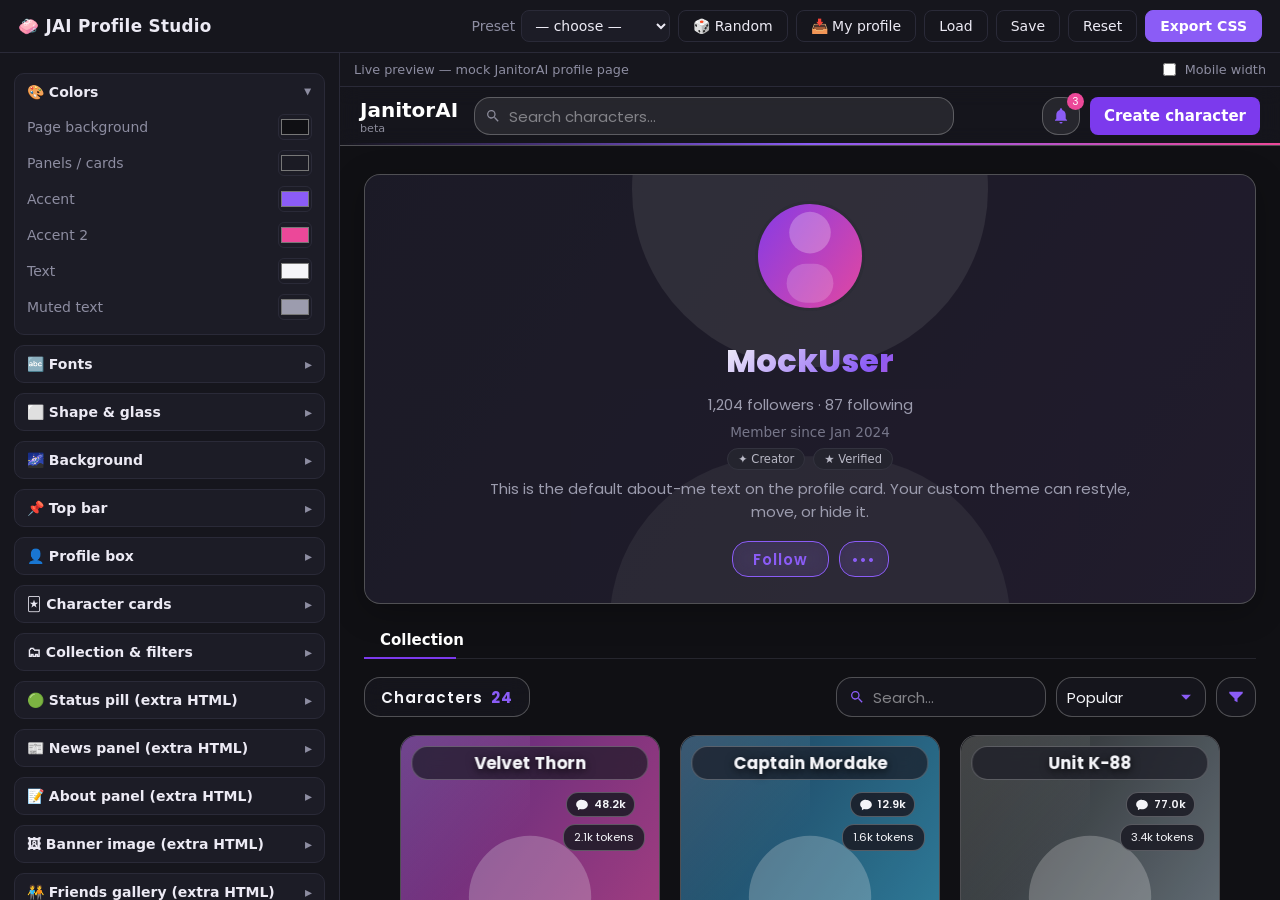
<file: css/index.html>
<!doctype html>
<html lang="en">
<head>
<meta charset="utf-8">
<meta name="viewport" content="width=device-width, initial-scale=1">
<title>JAI Profile Studio</title>
<link rel="stylesheet" href="studio.css">
</head>
<body>
  <header class="app-header">
    <div class="app-title">🧼 JAI Profile Studio</div>
    <div class="app-header-controls">
      <label class="preset-label">Preset
        <select id="preset-select">
          <option value="">— choose —</option>
        </select>
      </label>
      <button id="btn-random" class="ghost" title="Randomize the visual settings">🎲 Random</button>
      <button id="btn-import" class="ghost" title="Import your real JanitorAI profile via bookmarklet">📥 My profile</button>
      <button id="btn-load" class="ghost" title="Load a saved theme JSON">Load</button>
      <button id="btn-save" class="ghost" title="Download theme as JSON">Save</button>
      <button id="btn-reset" class="ghost" title="Reset to defaults">Reset</button>
      <button id="btn-export" class="primary">Export CSS</button>
    </div>
  </header>

  <main class="app-main">
    <aside id="controls" class="controls-panel"><!-- built by studio.js --></aside>
    <section class="preview-panel">
      <div class="preview-toolbar">
        <span>Live preview — mock JanitorAI profile page</span>
        <label class="mobile-toggle"><input type="checkbox" id="mobile-preview"> Mobile width</label>
      </div>
      <iframe id="preview" title="Profile preview"></iframe>
    </section>
  </main>

  <dialog id="export-dialog">
    <div class="dialog-head">
      <h2>Export</h2>
      <button id="dialog-close" class="ghost">✕</button>
    </div>
    <p class="dialog-hint">
      Paste this whole block into your JanitorAI profile's <b>custom CSS</b> field
      (Profile → Edit → Custom CSS). It includes the <code>&lt;style&gt;</code> tag and
      any extra HTML blocks your theme uses.
    </p>
    <textarea id="export-output" readonly spellcheck="false"></textarea>
    <div class="dialog-actions">
      <span id="export-stats" class="dialog-stats"></span>
      <button id="btn-copy" class="primary">Copy to clipboard</button>
      <button id="btn-download" class="ghost">Download .css</button>
    </div>
  </dialog>

  <dialog id="import-dialog">
    <div class="dialog-head">
      <h2>Import your JanitorAI profile</h2>
      <button id="import-close" class="ghost">✕</button>
    </div>
    <div class="import-steps">
      <p><b>1.</b> Drag this link into your bookmarks bar:
        <a id="bookmarklet-link" class="bookmarklet" href="#">📋 Grab JAI profile</a>
        <span class="hint">(or right-click → copy link, then add a bookmark and paste it as the URL)</span>
      </p>
      <p><b>2.</b> Open <b>your profile page</b> on janitorai.com and click the bookmark.
        It reads the page you're looking at — name, follower count, member-since, avatar, your bots,
        and any existing custom CSS — and copies it to your clipboard. Nothing is sent anywhere.</p>
      <p><b>3.</b> Paste the result here:</p>
    </div>
    <textarea id="import-input" spellcheck="false" placeholder='{"v":1,"src":"jai-bookmarklet", ...}'></textarea>
    <div id="import-status" class="dialog-stats"></div>
    <div class="dialog-actions">
      <button id="import-clear" class="ghost">Remove imported profile</button>
      <button id="import-savecss" class="ghost" disabled>Backup existing CSS (.css)</button>
      <button id="import-apply" class="primary">Apply to preview</button>
    </div>
  </dialog>

  <input type="file" id="file-input" accept=".json" hidden>

  <script src="preview.js"></script>
  <script src="generator.js"></script>
  <script src="presets.js"></script>
  <script src="studio.js"></script>
</body>
</html>
</file>
<file: css/studio.css>
/* studio.css — styling for the JAI Profile Studio app itself */

:root {
  --bg: #0e0e13;
  --panel: #16161d;
  --panel2: #1c1c26;
  --border: #2a2a38;
  --text: #eceaf4;
  --muted: #8d8da1;
  --accent: #8b5cf6;
  --accent-soft: rgba(139, 92, 246, 0.15);
}

* { box-sizing: border-box; }
html, body { height: 100%; margin: 0; }
body {
  background: var(--bg);
  color: var(--text);
  font-family: 'Segoe UI', system-ui, sans-serif;
  font-size: 14px;
  display: flex;
  flex-direction: column;
  overflow: hidden;
}

/* header */
.app-header {
  display: flex;
  align-items: center;
  justify-content: space-between;
  padding: 10px 18px;
  background: var(--panel);
  border-bottom: 1px solid var(--border);
  flex-shrink: 0;
}
.app-title { font-weight: 700; font-size: 1.05rem; letter-spacing: 0.3px; }
.app-header-controls { display: flex; align-items: center; gap: 8px; }
.preset-label { color: var(--muted); display: flex; align-items: center; gap: 6px; }

button, select, input, textarea {
  font: inherit;
  color: var(--text);
}
select, input[type="text"], input[type="url"], input[type="number"], textarea {
  background: var(--panel2);
  border: 1px solid var(--border);
  border-radius: 8px;
  padding: 6px 9px;
  outline: none;
}
select:focus, input:focus, textarea:focus { border-color: var(--accent); }

button {
  border-radius: 8px;
  border: 1px solid var(--border);
  background: var(--panel2);
  padding: 7px 14px;
  cursor: pointer;
  transition: background 0.15s ease, border-color 0.15s ease;
}
button:hover { border-color: var(--accent); }
button.primary {
  background: var(--accent);
  border-color: var(--accent);
  color: #fff;
  font-weight: 600;
}
button.primary:hover { background: #7c4be0; }
button.ghost { background: transparent; }

/* main layout */
.app-main { flex: 1; display: flex; min-height: 0; }

.controls-panel {
  width: 340px;
  flex-shrink: 0;
  overflow-y: auto;
  background: var(--panel);
  border-right: 1px solid var(--border);
  padding: 10px 14px 40px;
}

.preview-panel { flex: 1; display: flex; flex-direction: column; min-width: 0; }
.preview-toolbar {
  display: flex;
  align-items: center;
  justify-content: space-between;
  padding: 7px 14px;
  color: var(--muted);
  font-size: 0.8rem;
  border-bottom: 1px solid var(--border);
  background: var(--panel);
}
.mobile-toggle { display: flex; align-items: center; gap: 6px; cursor: pointer; }
#preview {
  flex: 1;
  border: none;
  width: 100%;
  background: #101014;
  transition: max-width 0.25s ease;
  margin: 0 auto;
}
#preview.mobile { max-width: 420px; border-left: 1px solid var(--border); border-right: 1px solid var(--border); }

/* control groups */
details.ctrl-group {
  border: 1px solid var(--border);
  border-radius: 10px;
  margin: 10px 0;
  background: var(--panel2);
  overflow: hidden;
}
details.ctrl-group > summary {
  cursor: pointer;
  padding: 10px 12px;
  font-weight: 600;
  list-style: none;
  display: flex;
  align-items: center;
  gap: 8px;
  user-select: none;
}
details.ctrl-group > summary::-webkit-details-marker { display: none; }
details.ctrl-group > summary::after {
  content: '▸';
  margin-left: auto;
  color: var(--muted);
  transition: transform 0.15s ease;
}
details.ctrl-group[open] > summary::after { transform: rotate(90deg); }
details.ctrl-group > .group-body { padding: 4px 12px 14px; display: flex; flex-direction: column; gap: 10px; }

.ctrl-row { display: flex; align-items: center; gap: 8px; }
.ctrl-row > label:first-child { flex: 1; color: var(--muted); }
.ctrl-row input[type="text"], .ctrl-row input[type="url"], .ctrl-row select { flex: 1.4; min-width: 0; }
.ctrl-row input[type="color"] {
  width: 34px; height: 26px;
  padding: 0; border: 1px solid var(--border); border-radius: 6px;
  background: transparent; cursor: pointer;
}
.ctrl-row input[type="range"] { flex: 1.4; accent-color: var(--accent); }
.ctrl-row .range-val { width: 42px; text-align: right; color: var(--muted); font-variant-numeric: tabular-nums; }
.ctrl-row input[type="checkbox"] { accent-color: var(--accent); width: 16px; height: 16px; }
.ctrl-col { display: flex; flex-direction: column; gap: 5px; }
.ctrl-col > label { color: var(--muted); }
.ctrl-col textarea { resize: vertical; min-height: 64px; font-size: 0.82rem; }
.hint { color: var(--muted); font-size: 0.72rem; line-height: 1.4; }

/* export dialog */
dialog#export-dialog {
  background: var(--panel);
  color: var(--text);
  border: 1px solid var(--border);
  border-radius: 14px;
  width: min(860px, 92vw);
  max-height: 88vh;
  display: flex;
  flex-direction: column;
  padding: 18px 20px;
}
dialog#export-dialog:not([open]) { display: none; }
dialog::backdrop { background: rgba(0, 0, 0, 0.6); }
.dialog-head { display: flex; align-items: center; justify-content: space-between; }
.dialog-head h2 { margin: 0; font-size: 1.1rem; }
.dialog-hint { color: var(--muted); font-size: 0.82rem; }
.dialog-hint code { background: var(--panel2); padding: 1px 5px; border-radius: 4px; }
#export-output {
  flex: 1;
  min-height: 320px;
  font-family: Consolas, monospace;
  font-size: 0.75rem;
  line-height: 1.45;
  white-space: pre;
  overflow: auto;
}
.dialog-actions { display: flex; align-items: center; gap: 10px; margin-top: 12px; justify-content: flex-end; }
.dialog-stats { margin-right: auto; color: var(--muted); font-size: 0.78rem; }

/* import dialog */
dialog#import-dialog {
  background: var(--panel);
  color: var(--text);
  border: 1px solid var(--border);
  border-radius: 14px;
  width: min(720px, 92vw);
  max-height: 88vh;
  display: flex;
  flex-direction: column;
  padding: 18px 20px;
}
dialog#import-dialog:not([open]) { display: none; }
.import-steps { color: var(--muted); font-size: 0.85rem; line-height: 1.55; }
.import-steps b { color: var(--text); }
a.bookmarklet {
  display: inline-block;
  background: var(--accent-soft);
  border: 1px dashed var(--accent);
  color: var(--text);
  border-radius: 8px;
  padding: 5px 12px;
  margin: 0 6px;
  text-decoration: none;
  cursor: grab;
  font-weight: 600;
}
#import-input {
  min-height: 120px;
  font-family: Consolas, monospace;
  font-size: 0.72rem;
  resize: vertical;
}
#import-status { margin-top: 8px; }

/* scrollbars for the app */
::-webkit-scrollbar { width: 9px; }
::-webkit-scrollbar-track { background: transparent; }
::-webkit-scrollbar-thumb { background: var(--border); border-radius: 5px; }
::-webkit-scrollbar-thumb:hover { background: var(--accent); }
</file>
